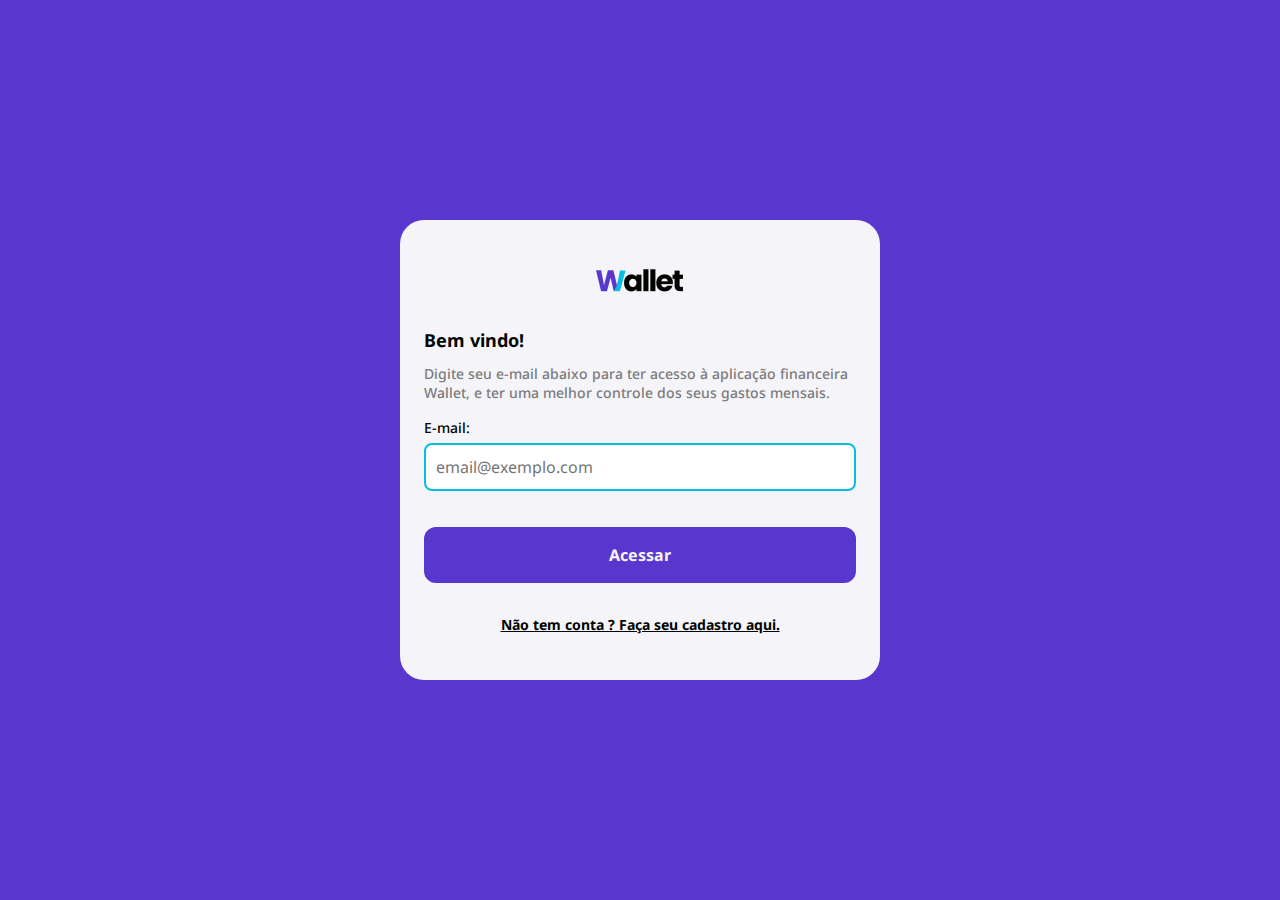
<file: index.html>
<!DOCTYPE html>
<html lang="pt-br">

<head>
  <meta charset="UTF-8">
  <meta name="viewport" content="width=device-width, initial-scale=1.0">
  <link rel="stylesheet" href="style.css">
  <script defer src="index.js"></script>
  <title>Wallet App - Login</title>
</head>

<body>
  <div class="auth-container">
    <div class="auth-content">
      <div class="auth-content-container">
        <img class="logo" src="src/img/logo.png" alt="Logo Wallet App">
        <h3 class="full-width text-left mt larger">Bem vindo!</h3>
        <p class="mt small">Digite seu e-mail abaixo para ter acesso à aplicação financeira Wallet, e ter uma melhor
          controle dos seus
          gastos
          mensais.</p>
        <label class="mt" for="input-email">E-mail:</label>
        <input id="input-email" name="input-email" class="mt smaller" type="email" placeholder="email@exemplo.com">
        <button onclick="onClickLogin()" class="full-width mt large" type="button">Acessar</button>
        <a class="mt larger" href="src/pages/register/index.html">Não tem conta ? Faça seu cadastro
          aqui.</a>
      </div>
    </div>
  </div>
</body>

</html>
</file>
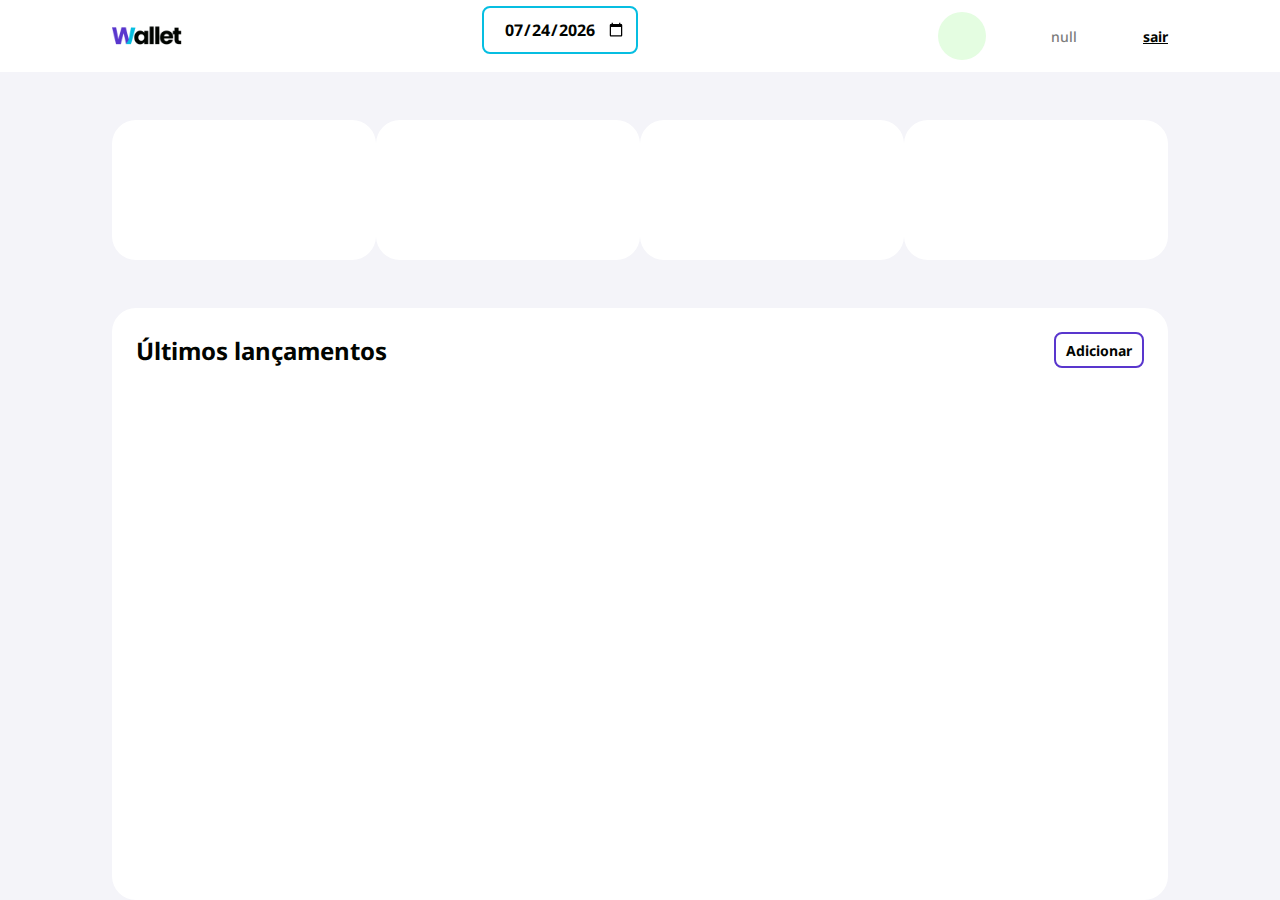
<file: src/pages/home/index.html>
<!DOCTYPE html>
<html lang="pt-br">

<head>
  <meta charset="UTF-8">
  <meta name="viewport" content="width=device-width, initial-scale=1.0">
  <link rel="stylesheet" href="../../../style.css">
  <link rel="stylesheet" href="style.css">
  <script defer src="index.js"></script>
  <title>Wallet App - Home</title>
</head>

<body>
  <div class="home-content-container">
    <div class="navbar">
      <img class="logo-navbar" src="../../img/logo.png" alt="Logo Wallet App">
      <div class="navbar-calendar-container">
        <input id="select-date" class="input-calendar" type="date">
      </div>
      <div id="navbar-user-container" class="navbar-user-container">
        <div id="navbar-user-avatar" class="navbar-user-avatar">
        </div>
      </div>
    </div>
    <div class="finance-card-container">
      <div id="finance-card-1" class="finance-card">
      </div>
      <div id="finance-card-2" class="finance-card">
      </div>
      <div id="finance-card-3" class="finance-card">
      </div>
      <div id="finance-card-4" class="finance-card">
      </div>
    </div>
    <div class="table-container">
      <div class="table-content-container">
        <div class="table-content-header">
          <h2>Últimos lançamentos</h2>
          <button onclick="onOpenModal()" class="small">Adicionar</button>
        </div>
        <table id="finances-table">
        </table>
      </div>
    </div>
  </div>
  <div id="modal" class="modal-background">
    <div class="modal-content">
      <div class="modal-content-header">
        <h3>Adicionar lançamento</h3>
        <button onclick="onCloseModal()" class="small">Fechar</button>
      </div>
      <form id="form-finance-release" class="mt">
        <label class="mt" for="input-title">Título:</label>
        <input id="input-title" name="input-title" class="mt smaller" type="text" placeholder="Ex: Compra supermercado"
          required>
        <label class="mt" for="input-value">Valor:</label>
        <input id="input-value" name="input-value" class="mt smaller" type="number" step="any"
          placeholder="R$ -0,00 (Use valores negativos para uma despesa)" required>
        <label class="mt" for="input-date">Data:</label>
        <input id="input-date" name="input-date" class="mt smaller" type="date" required>
        <label class="mt" for="input-category">Categoria:</label>
        <select id="input-category" name="input-category" class="mt smaller" required></select>
        <button class="mt full-width" type="submit">Adicionar</button>
      </form>
    </div>
  </div>
</body>

</html>
</file>
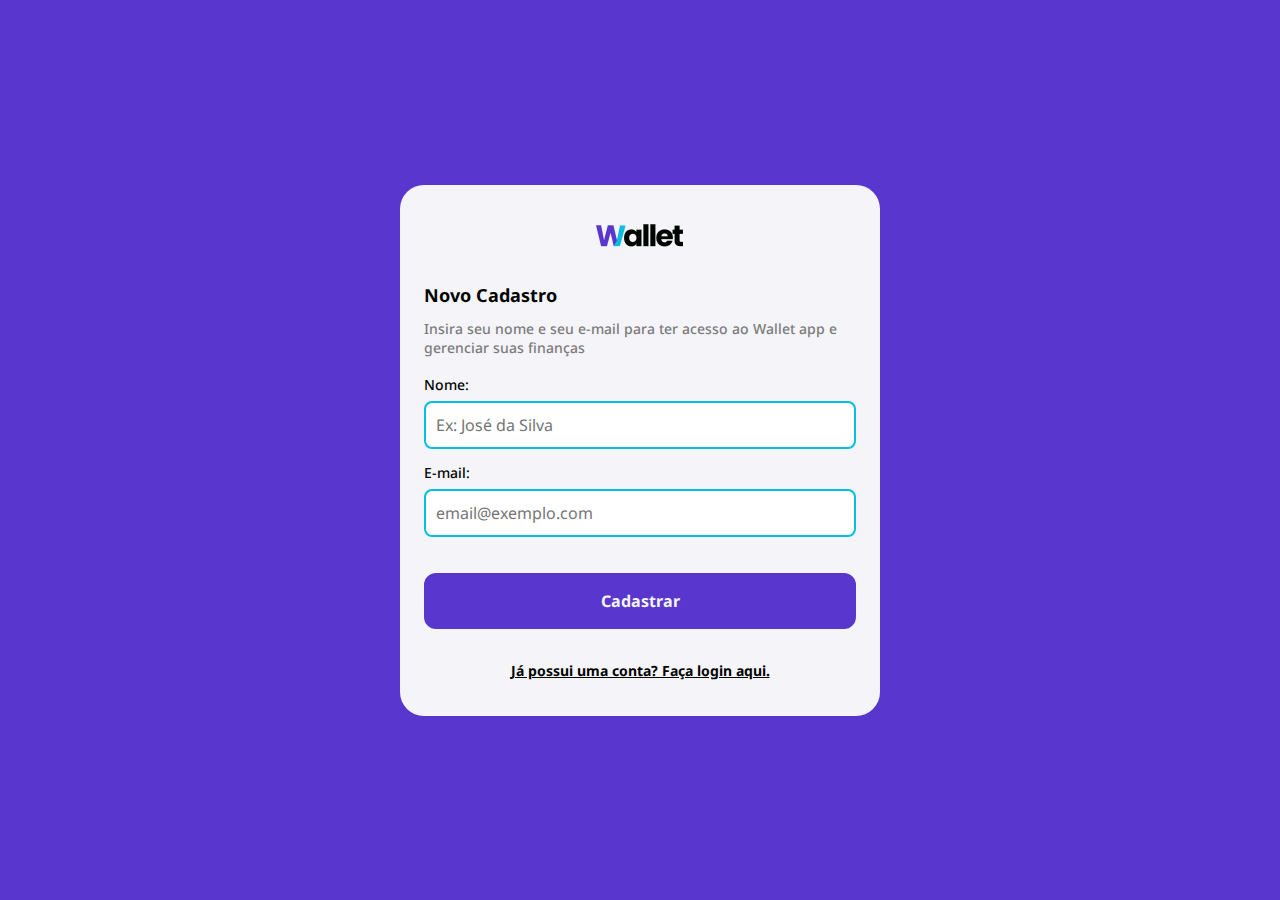
<file: src/pages/register/index.html>
<!DOCTYPE html>
<html lang="pt-br">

<head>
  <meta charset="UTF-8">
  <meta name="viewport" content="width=device-width, initial-scale=1.0">
  <link rel="stylesheet" href="../../../style.css">
  <script defer src="index.js"></script>
  <title>Wallet App - Cadastro</title>
</head>

<body>
  <div class="auth-container">
    <div class="auth-content">
      <div class="auth-content-container">
        <img class="logo" src="../../img/logo.png" alt="Logo Wallet App">
        <h3 class="full-width text-left mt larger">Novo Cadastro</h3>
        <p class="mt small">Insira seu nome e seu e-mail para ter acesso ao Wallet app e gerenciar suas finanças</p>
        <form id="form-register" class="mt">
          <label for="input-name">Nome:</label>
          <input id="input-name" name="input-name" class="mt smaller" type="text" placeholder="Ex: José da Silva"
            required>
          <label class="mt" for="input-email">E-mail:</label>
          <input id="input-email" name="input-email" class="mt smaller" type="email" placeholder="email@exemplo.com"
            required>
          <button class="full-width mt large" type="submit">Cadastrar</button>
        </form>
        <a class="mt larger" href="../../../index.html">Já possui uma conta? Faça login aqui.</a>
      </div>
    </div>
  </div>
</body>

</html>
</file>
<file: style.css>
@import url('https://fonts.googleapis.com/css2?family=Noto+Sans:ital,wght@0,100;0,200;0,300;0,400;0,500;0,600;0,700;0,800;0,900;1,100;1,200;1,300;1,400;1,500;1,600;1,700;1,800;1,900&display=swap');

* {
  margin: 0;
  padding: 0;
  box-sizing: border-box;
  font-family: 'Noto Sans', sans-serif;
  color: #010400;
}

body {
  background-color: #5936CD;
}

.auth-container {
  width: 100%;
  height: 100vh;
  display: flex;
  justify-content: center;
  align-items: center;
}

.auth-content {
  width: 480px;
  height: auto;
  min-height: 460px;
  display: flex;
  justify-content: center;
  align-items: center;
  border-radius: 24px;
  background-color: #F4F4F9;
}

.auth-content-container {
  display: flex;
  flex-direction: column;
  justify-content: center;
  align-items: center;
  width: 100%;
  height: 100%;
  padding: 36px 24px;
}

.logo {
  width: 88px;
  height: auto;
}

h1 {
  font-size: 40px;
  font-weight: bolder;
}

h2 {
  font-size: 24px;
  font-weight: bold;
}

h3 {
  font-size: 18px;
  font-weight: bold;
}

h4 {
  font-size: 16px;
  font-weight: 700;
  color: #7C7C7C;
}

p {
  font-size: 14px;
  font-weight: 500;
  color: #7C7C7C;
}

label {
  width: 100%;
  font-size: 14px;
  font-weight: 500;
}

input {
  width: 100%;
  height: 48px;
  border-radius: 8px;
  border: 2px solid #06BEE1;
  color: #010400;
  font-size: 16px;
  padding: 10px;
  margin-bottom: 12px;
}

select {
  width: 100%;
  height: 48px;
  border-radius: 8px;
  border: 2px solid #06BEE1;
  color: #010400;
  font-size: 16px;
  padding: 10px;
}

button {
  width: 432px;
  height: 56px;
  border-radius: 12px;
  border: 2px solid #5936CD;
  background-color: #5936CD;
  color: #F4F4F9;
  font-size: 16px;
  font-weight: bold;
  cursor: pointer;
}

button.small {
  width: 90px;
  height: 36px;
  background-color: #FFF;
  border-radius: 8px;
  color: #010400;
  font-size: 14px;
}

button:hover {
  opacity: .8;
}

button:active {
  opacity: .6;
}

a {
  font-size: 14px;
  font-weight: 700;
  text-decoration: underline;
}

.full-width {
  width: 100%;
}

.text-cent {
  text-align: center;
}

.text-left {
  text-align: left;
}

.mt.larger {
  margin-top: 32px;
}

.mt.large {
  margin-top: 24px;
}

.mt {
  margin-top: 16px;
}

.mt.small {
  margin-top: 12px;
}

.mt.smaller {
  margin-top: 6px;
}
</file>
<file: src/pages/home/style.css>
.home-content-container {
  width: 100%;
  height: auto;
  min-height: 100vh;
  display: flex;
  flex-direction: column;
  justify-content: flex-start;
  align-items: flex-start;
  background-color: #F4F4F9;
}

.navbar {
  width: 100vw;
  height: 72px;
  display: flex;
  justify-content: space-between;
  align-items: center;
  background-color: #FFF;
  padding: 24px 112px;
}

.logo-navbar {
  width: auto;
  height: 24px;
}

.navbar-calendar-container {
  display: flex;
  justify-content: center;
  align-items: center;
  width: 230px;
}

.input-calendar {
  width: 156px;
  height: 48px;
  font-size: 16px;
  font-weight: bold;
  text-align: center;
  border-radius: 8px;
  border: 2px solid #06BEE1;
}

.navbar-user-container {
  width: 230px;
  height: 100%;
  display: flex;
  justify-content: space-between;
  align-items: center;
}

.navbar-user-avatar {
  display: flex;
  justify-content: center;
  align-items: center;
  width: 48px;
  height: 48px;
  border-radius: 24px;
  background-color: #E4FDE1;
}

.finance-card-container {
  width: 100%;
  display: flex;
  flex-direction: row;
  justify-content: space-between;
  align-items: center;
  padding: 48px 112px;
}

.finance-card {
  display: flex;
  flex-direction: column;
  justify-content: center;
  align-items: center;
  width: 280px;
  height: 140px;
  border-radius: 24px;
  background: #FFF;
}

.table-container {
  width: 100%;
  display: flex;
  flex-direction: column;
  justify-content: flex-start;
  align-items: flex-start;
  padding: 0 112px;

}

.table-content-container {
  width: 100%;
  height: 592px;
  display: flex;
  flex-direction: column;
  justify-content: flex-start;
  align-items: flex-start;
  padding: 24px;
  border-radius: 24px;
  background: #FFF;
  overflow: auto;
}

.table-content-container::-webkit-scrollbar {
  display: none;
}

.table-content-container {
  -ms-overflow-style: none;
  /* IE and Edge */
  scrollbar-width: none;
  /* Firefox */
}

.table-content-header {
  width: 100%;
  display: flex;
  flex-direction: row;
  justify-content: space-between;
  align-items: center;
  padding-bottom: 24px;
}

table {
  width: 100%;
}

tr {
  height: 32px;
}

th {
  text-align: left;
  color: #7C7C7C
}

td {
  color: #7C7C7C;
}

th.right {
  text-align: right;
}

th.center {
  text-align: center;
}

td.right {
  text-align: right;
}

td.center {
  text-align: center;
}

.modal-background {
  width: 100%;
  height: 100vh;
  display: none;
  flex-direction: column;
  align-items: flex-end;
  position: fixed;
  top: 0;
  right: 0;
  bottom: 0;
  left: 0;
  background-color: rgba(1, 4, 0, 0.20);
}

.modal-content {
  height: 100%;
  width: 480px;
  padding: 24px;
  background-color: #F4F4F9;
}

.modal-content-header {
  width: 100%;
  display: flex;
  flex-direction: row;
  justify-content: space-between;
  align-items: center;
}
</file>
